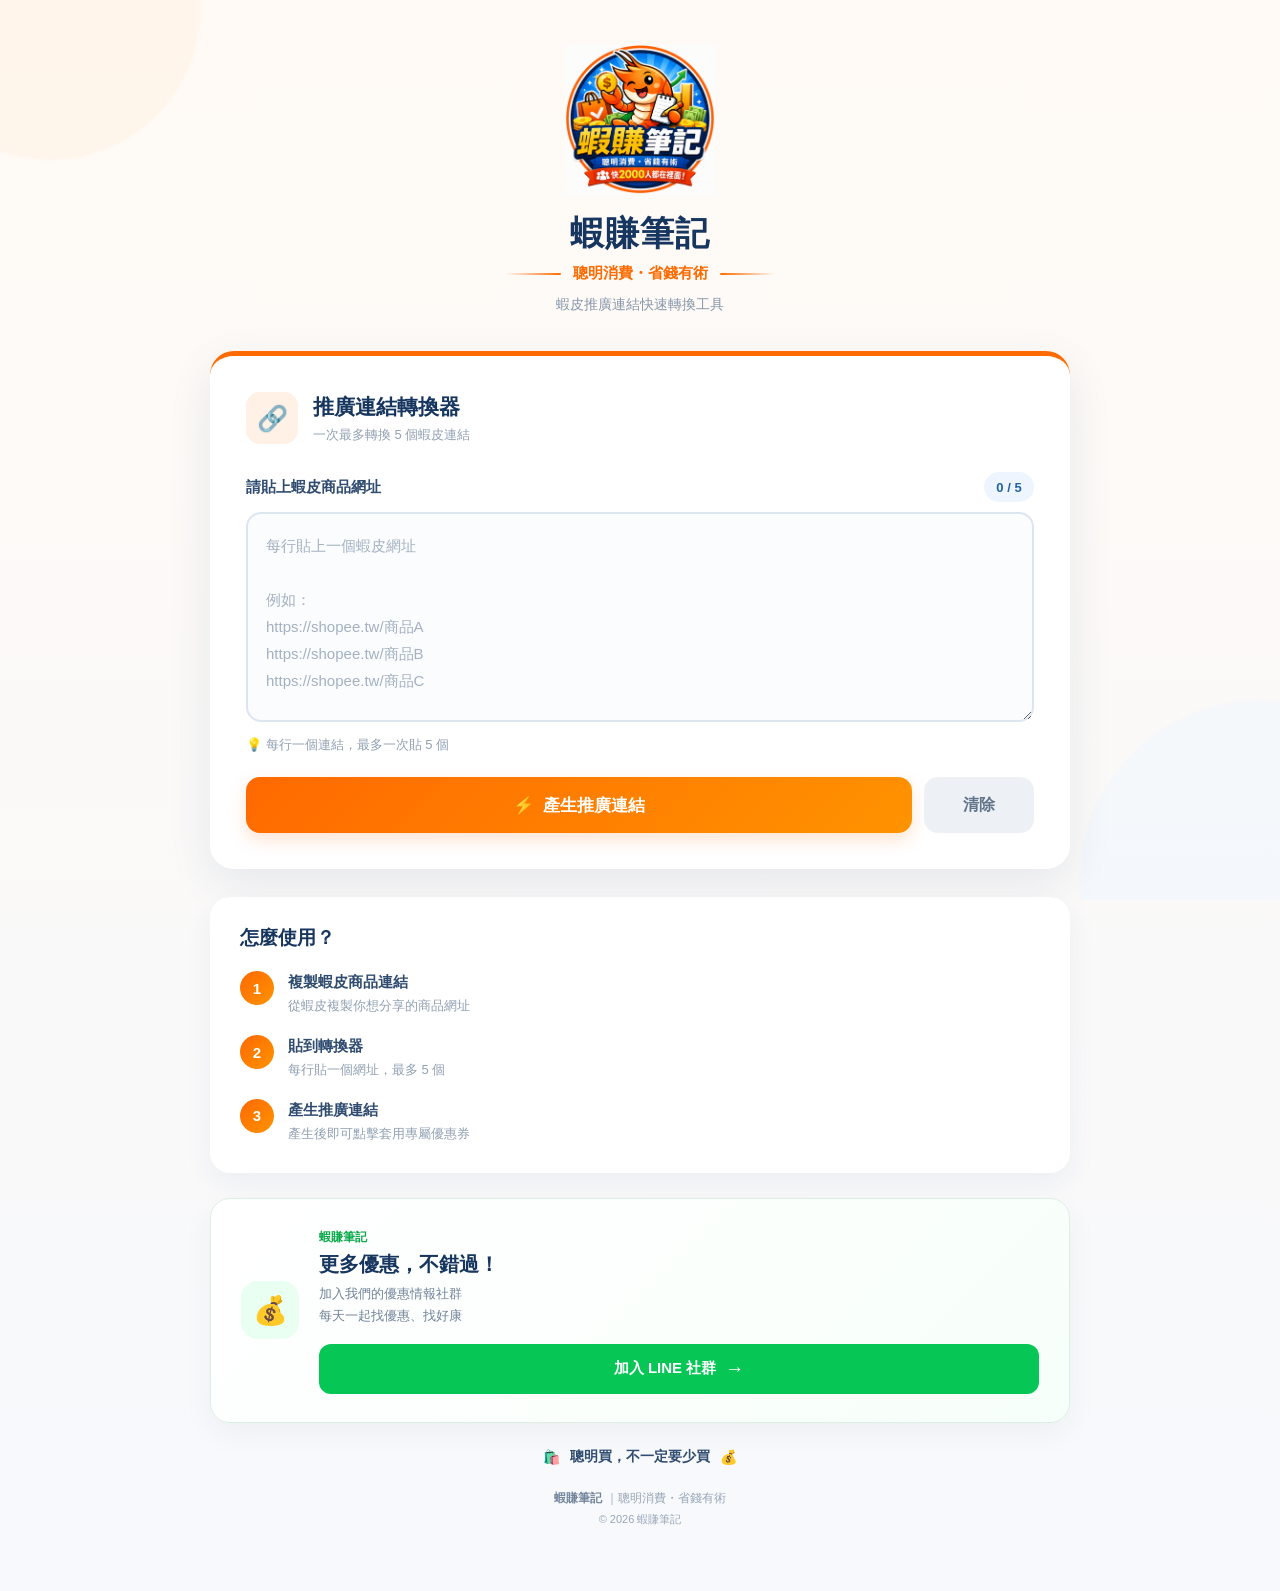
<file: index.html>
<!DOCTYPE html>
<html lang="zh-Hant">

<head>

    <meta charset="UTF-8">

    <meta
        name="viewport"
        content="width=device-width, initial-scale=1.0"
    >

    <meta
        name="description"
        content="蝦賺筆記｜聰明消費・省錢有術"
    >

    <title>蝦賺筆記｜蝦皮推廣連結轉換器</title>

    <link
        rel="stylesheet"
        href="style.css"
    >

</head>


<body>


    <!-- =========================
         背景裝飾
    ========================== -->

    <div class="top-decoration">

        <div class="circle circle-1"></div>

        <div class="circle circle-2"></div>

    </div>


    <main class="container">


        <!-- =========================
             品牌區
        ========================== -->

        <header class="brand">


            <div class="logo">

                <img
                    src="3718ece7-c7e1-4d12-a52c-10998a1e6859.png"
                    alt="蝦賺筆記 Logo"
                >

            </div>


            <h1>
                蝦賺筆記
            </h1>


            <div class="brand-line">

                <span></span>

                <strong>
                    聰明消費・省錢有術
                </strong>

                <span></span>

            </div>


            <p class="description">
                蝦皮推廣連結快速轉換工具
            </p>


        </header>


        <!-- =========================
             主工具
        ========================== -->

        <section class="tool-card">


            <!-- 卡片標題 -->

            <div class="card-header">

                <div class="card-icon">
                    🔗
                </div>


                <div>

                    <h2>
                        推廣連結轉換器
                    </h2>

                    <p>
                        一次最多轉換 5 個蝦皮連結
                    </p>

                </div>

            </div>


            <!-- =========================
                 輸入區
            ========================== -->

            <div class="input-section">


                <div class="label-row">

                    <label for="urlInput">
                        請貼上蝦皮商品網址
                    </label>


                    <span
                        id="linkCount"
                        class="counter"
                    >
                        0 / 5
                    </span>

                </div>


                <textarea
                    id="urlInput"
                    placeholder="每行貼上一個蝦皮網址

例如：
https://shopee.tw/商品A
https://shopee.tw/商品B
https://shopee.tw/商品C"
                ></textarea>


                <div class="input-tip">

                    💡 每行一個連結，最多一次貼 5 個

                </div>


            </div>


            <!-- =========================
                 按鈕
            ========================== -->

            <div class="button-row">


                <button
                    id="convertBtn"
                    class="convert-btn"
                    type="button"
                >

                    <span class="btn-icon">
                        ⚡
                    </span>

                    產生推廣連結

                </button>


                <button
                    id="clearBtn"
                    class="clear-btn"
                    type="button"
                >

                    清除

                </button>


            </div>


            <!-- =========================
                 Loading
            ========================== -->

            <div
                id="loading"
                class="loading"
            >

                <div class="spinner"></div>

                <span>
                    正在處理連結...
                </span>

            </div>


            <!-- =========================
                 錯誤
            ========================== -->

            <div
                id="error"
                class="error"
            ></div>


            <!-- =========================
                 結果
            ========================== -->

            <div
                id="result"
                class="result"
            ></div>


        </section>


        <!-- =========================
             使用流程
        ========================== -->

        <section class="steps">


            <div class="section-title">

                <span>
                    怎麼使用？
                </span>

            </div>


            <div class="step-list">


                <div class="step">

                    <div class="step-number">
                        1
                    </div>

                    <div>

                        <strong>
                            複製蝦皮商品連結
                        </strong>

                        <p>
                            從蝦皮複製你想分享的商品網址
                        </p>

                    </div>

                </div>


                <div class="step">

                    <div class="step-number">
                        2
                    </div>

                    <div>

                        <strong>
                            貼到轉換器
                        </strong>

                        <p>
                            每行貼一個網址，最多 5 個
                        </p>

                    </div>

                </div>


                <div class="step">

                    <div class="step-number">
                        3
                    </div>

                    <div>

                        <strong>
    產生推廣連結
</strong>

<p>
    產生後即可點擊套用專屬優惠券
</p>

                    </div>

                </div>


            </div>


        </section>


        <!-- =========================
             LINE 社群
        ========================== -->

        <section class="community-card">


            <div class="community-icon">
                💰
            </div>


            <div class="community-content">


                <span class="community-tag">
                    蝦賺筆記
                </span>


                <h2>
                    更多優惠，不錯過！
                </h2>


                <p>
                    加入我們的優惠情報社群<br>
                    每天一起找優惠、找好康
                </p>


                <!--
                    LINE 社群網址
                    直接寫在 HTML
                    不依賴 JavaScript
                -->

                <a
                    class="community-btn"
                    href="https://reurl.cc/eVqV3W"
                    target="_blank"
                    rel="noopener noreferrer"
                >

                    加入 LINE 社群

                    <span>
                        →
                    </span>

                </a>


            </div>


        </section>


        <!-- =========================
             品牌訊息
        ========================== -->

        <div class="brand-message">

            <span>
                🛍️
            </span>

            <strong>
                聰明買，不一定要少買
            </strong>

            <span>
                💰
            </span>

        </div>


        <!-- =========================
             Footer
        ========================== -->

        <footer>

            <strong>
                蝦賺筆記
            </strong>

            <span>
                ｜聰明消費・省錢有術
            </span>

            <br>

            <small>
                © 2026 蝦賺筆記
            </small>

        </footer>


    </main>


    <script src="script.js"></script>

</body>

</html>
</file>
<file: style.css>
/* ==================================================
   蝦賺筆記｜蝦皮推廣連結快速轉換工具
   完整 Style
================================================== */


/* ==================================================
   基礎設定
================================================== */

* {
    box-sizing: border-box;
}

html {
    margin: 0;
    padding: 0;
    scroll-behavior: smooth;
}

body {
    margin: 0;
    padding: 0;
    min-height: 100vh;

    font-family:
        -apple-system,
        BlinkMacSystemFont,
        "Segoe UI",
        "Microsoft JhengHei",
        "Noto Sans TC",
        Arial,
        sans-serif;

    color: #17365f;

    background:
        linear-gradient(
            180deg,
            #fffaf5 0%,
            #f7f9fc 100%
        );
}


/* ==================================================
   背景裝飾
================================================== */

.top-decoration {
    position: fixed;
    inset: 0;

    pointer-events: none;
    overflow: hidden;

    z-index: -1;
}

.circle {
    position: absolute;

    border-radius: 50%;

    opacity: 0.45;

    filter: blur(1px);
}

.circle-1 {
    width: 300px;
    height: 300px;

    top: -140px;
    left: -100px;

    background: #fff0df;
}

.circle-2 {
    width: 360px;
    height: 360px;

    right: -160px;
    bottom: -160px;

    background: #edf5ff;
}


/* ==================================================
   主要容器
================================================== */

.container {
    width: 100%;
    max-width: 900px;

    margin: 0 auto;

    padding: 45px 20px 60px;
}


/* ==================================================
   品牌區
================================================== */

.brand {
    text-align: center;

    margin-bottom: 35px;
}


/* ==================================================
   Logo
================================================== */

.brand .logo {
    width: 150px;
    height: 150px;

    margin: 0 auto 16px;

    display: flex;

    align-items: center;
    justify-content: center;
}

.brand .logo img {
    display: block;

    width: 100%;
    height: 100%;

    object-fit: contain;
}


/* ==================================================
   品牌名稱
================================================== */

.brand h1 {
    margin: 0;

    color: #17365f;

    font-size: 34px;
    font-weight: 900;

    line-height: 1.3;

    letter-spacing: 1px;
}


/* ==================================================
   品牌分隔線
================================================== */

.brand-line {
    display: flex;

    align-items: center;
    justify-content: center;

    gap: 12px;

    margin-top: 9px;
}

.brand-line span {
    width: 55px;
    height: 2px;

    background:
        linear-gradient(
            90deg,
            transparent,
            #ff6b00
        );

    border-radius: 10px;
}

.brand-line span:last-child {
    background:
        linear-gradient(
            90deg,
            #ff6b00,
            transparent
        );
}

.brand-line strong {
    color: #ff6b00;

    font-size: 15px;
    font-weight: 800;

    white-space: nowrap;
}


/* ==================================================
   品牌描述
================================================== */

.description {
    margin: 10px 0 0;

    color: #8797aa;

    font-size: 14px;

    line-height: 1.6;
}


/* ==================================================
   主工具卡片
================================================== */

.tool-card {
    width: 100%;

    padding: 36px;

    background: #ffffff;

    border-radius: 24px;

    border-top: 5px solid #ff6b00;

    box-shadow:
        0 15px 45px
        rgba(22, 52, 95, 0.09);
}


/* ==================================================
   卡片標題
================================================== */

.card-header {
    display: flex;

    align-items: center;

    gap: 15px;

    margin-bottom: 28px;
}

.card-icon {
    width: 52px;
    height: 52px;

    flex-shrink: 0;

    display: flex;

    align-items: center;
    justify-content: center;

    border-radius: 14px;

    background: #fff1e5;

    font-size: 25px;
}

.card-header h2 {
    margin: 0 0 4px;

    color: #17365f;

    font-size: 21px;
    font-weight: 800;

    line-height: 1.4;
}

.card-header p {
    margin: 0;

    color: #91a0b2;

    font-size: 13px;

    line-height: 1.5;
}


/* ==================================================
   輸入區
================================================== */

.input-section {
    width: 100%;
}


/* ==================================================
   Label
================================================== */

.label-row {
    display: flex;

    align-items: center;
    justify-content: space-between;

    gap: 12px;

    margin-bottom: 10px;
}

.label-row label {
    color: #304c70;

    font-size: 15px;
    font-weight: 800;
}


/* ==================================================
   網址數量
================================================== */

.counter {
    display: inline-flex;

    align-items: center;
    justify-content: center;

    min-width: 50px;
    height: 30px;

    padding: 0 11px;

    border-radius: 20px;

    background: #eef5ff;

    color: #2463a6;

    font-size: 13px;
    font-weight: 700;
}


/* ==================================================
   網址輸入框
================================================== */

#urlInput {
    width: 100%;

    min-height: 210px;

    padding: 18px;

    resize: vertical;

    border: 2px solid #dce5f0;

    border-radius: 15px;

    outline: none;

    background: #fbfcfe;

    color: #304c70;

    font-family:
        -apple-system,
        BlinkMacSystemFont,
        "Segoe UI",
        "Microsoft JhengHei",
        "Noto Sans TC",
        Arial,
        sans-serif;

    font-size: 15px;

    line-height: 1.8;

    transition:
        border-color 0.2s ease,
        box-shadow 0.2s ease,
        background 0.2s ease;
}

#urlInput::placeholder {
    color: #a4b1c1;
}

#urlInput:focus {
    background: #ffffff;

    border-color: #ff8a26;

    box-shadow:
        0 0 0 4px
        rgba(255, 107, 0, 0.08);
}


/* ==================================================
   輸入提示
================================================== */

.input-tip {
    margin-top: 9px;

    color: #91a0b2;

    font-size: 13px;

    line-height: 1.6;
}


/* ==================================================
   按鈕區
================================================== */

.button-row {
    display: flex;

    gap: 12px;

    margin-top: 21px;
}


/* ==================================================
   產生推廣連結
================================================== */

.convert-btn {
    flex: 1;

    min-height: 56px;

    border: none;

    border-radius: 14px;

    background:
        linear-gradient(
            135deg,
            #ff6900,
            #ff9300
        );

    color: #ffffff;

    font-size: 17px;
    font-weight: 800;

    cursor: pointer;

    box-shadow:
        0 7px 18px
        rgba(255, 107, 0, 0.18);

    transition:
        transform 0.2s ease,
        box-shadow 0.2s ease,
        opacity 0.2s ease;
}

.convert-btn:hover {
    transform: translateY(-1px);

    box-shadow:
        0 10px 22px
        rgba(255, 107, 0, 0.24);
}

.convert-btn:active {
    transform: translateY(0);
}

.convert-btn:disabled {
    opacity: 0.6;

    cursor: not-allowed;

    transform: none;
}

.btn-icon {
    margin-right: 5px;
}


/* ==================================================
   清除按鈕
================================================== */

.clear-btn {
    width: 110px;

    min-height: 56px;

    border: none;

    border-radius: 14px;

    background: #edf1f6;

    color: #62738a;

    font-size: 16px;
    font-weight: 700;

    cursor: pointer;

    transition:
        background 0.2s ease,
        color 0.2s ease,
        transform 0.2s ease;
}

.clear-btn:hover {
    background: #e2e8f0;

    color: #314968;
}

.clear-btn:active {
    transform: translateY(1px);
}


/* ==================================================
   Loading
================================================== */

.loading {
    display: none;

    align-items: center;
    justify-content: center;

    gap: 10px;

    margin-top: 20px;

    color: #77879b;

    font-size: 14px;
}

.spinner {
    width: 19px;
    height: 19px;

    border: 3px solid #e5eaf0;

    border-top-color: #ff6b00;

    border-radius: 50%;

    animation:
        spin 0.8s linear infinite;
}

@keyframes spin {

    from {
        transform: rotate(0deg);
    }

    to {
        transform: rotate(360deg);
    }

}


/* ==================================================
   錯誤訊息
================================================== */

.error {
    display: none;

    margin-top: 16px;

    padding: 13px 15px;

    border: 1px solid #ffd0c5;

    border-radius: 11px;

    background: #fff4f1;

    color: #d33c24;

    font-size: 14px;

    line-height: 1.6;
}


/* ==================================================
   結果區
================================================== */

.result {
    display: none;

    margin-top: 30px;

    padding-top: 26px;

    border-top: 1px solid #e7edf4;
}


/* ==================================================
   結果標題
================================================== */

.result-title {
    margin: 0 0 16px;

    color: #17365f;

    font-size: 19px;
    font-weight: 800;
}


/* ==================================================
   單筆結果
================================================== */

.resultItem {
    display: flex;

    align-items: center;

    gap: 10px;

    width: 100%;

    margin-bottom: 10px;
}


/* ==================================================
   可直接點擊的推廣網址
================================================== */

.result-link {
    flex: 1;

    min-width: 0;

    height: 50px;

    display: flex;

    align-items: center;

    padding: 0 15px;

    border: 1px solid #dce4ed;

    border-radius: 10px;

    background: #f8fafc;

    color: #315b91;

    font-size: 14px;

    line-height: 1.4;

    text-decoration: none;

    cursor: pointer;

    overflow: hidden;

    white-space: nowrap;

    text-overflow: ellipsis;

    transition:
        background 0.2s ease,
        border-color 0.2s ease,
        color 0.2s ease,
        box-shadow 0.2s ease;
}

.result-link:hover {
    background: #fff8f1;

    border-color: #ffb36b;

    color: #ff6b00;

    text-decoration: underline;

    box-shadow:
        0 3px 10px
        rgba(255, 107, 0, 0.07);
}

.result-link:active {
    background: #fff0e3;
}


/* ==================================================
   單筆複製按鈕
================================================== */

.resultItem button {
    width: 82px;

    height: 50px;

    flex-shrink: 0;

    border: none;

    border-radius: 10px;

    background: #17365f;

    color: #ffffff;

    font-size: 14px;
    font-weight: 700;

    cursor: pointer;

    transition:
        background 0.2s ease,
        transform 0.2s ease;
}

.resultItem button:hover {
    background: #245080;

    transform: translateY(-1px);
}

.resultItem button:active {
    transform: translateY(0);
}


/* ==================================================
   全部複製
================================================== */

.copyAll {
    width: 100%;

    min-height: 54px;

    margin-top: 7px;

    border: none;

    border-radius: 12px;

    background: #17365f;

    color: #ffffff;

    font-size: 16px;
    font-weight: 800;

    cursor: pointer;

    transition:
        background 0.2s ease,
        transform 0.2s ease;
}

.copyAll:hover {
    background: #245080;

    transform: translateY(-1px);
}

.copyAll:active {
    transform: translateY(0);
}


/* ==================================================
   使用流程
================================================== */

.steps {
    width: 100%;

    margin-top: 28px;

    padding: 28px 30px;

    background: #ffffff;

    border-radius: 20px;

    box-shadow:
        0 10px 30px
        rgba(22, 52, 95, 0.06);
}


/* ==================================================
   使用流程標題
================================================== */

.steps .section-title {
    margin-bottom: 20px;

    color: #17365f;

    font-size: 19px;

    font-weight: 800;
}


/* ==================================================
   步驟列表
================================================== */

.step-list {
    display: flex;

    flex-direction: column;

    gap: 18px;
}


/* ==================================================
   單一步驟
================================================== */

.step {
    display: flex;

    align-items: flex-start;

    gap: 14px;
}


/* ==================================================
   步驟編號
================================================== */

.step-number {
    width: 34px;
    height: 34px;

    flex-shrink: 0;

    display: flex;

    align-items: center;
    justify-content: center;

    border-radius: 50%;

    background:
        linear-gradient(
            135deg,
            #ff6900,
            #ff9300
        );

    color: #ffffff;

    font-size: 15px;
    font-weight: 800;
}


/* ==================================================
   步驟文字
================================================== */

.step strong {
    display: block;

    margin: 2px 0 4px;

    color: #304c70;

    font-size: 15px;
}

.step p {
    margin: 0;

    color: #91a0b2;

    font-size: 13px;

    line-height: 1.6;
}


/* ==================================================
   LINE 社群卡片
================================================== */

.community-card {
    display: flex;

    align-items: center;

    gap: 20px;

    margin-top: 25px;

    padding: 28px 30px;

    background:
        linear-gradient(
            135deg,
            #ffffff 0%,
            #f7fffa 100%
        );

    border: 1px solid #dcefe4;

    border-radius: 20px;

    box-shadow:
        0 10px 30px
        rgba(22, 52, 95, 0.05);
}


/* ==================================================
   LINE 圖示
================================================== */

.community-icon {
    width: 58px;
    height: 58px;

    flex-shrink: 0;

    display: flex;

    align-items: center;
    justify-content: center;

    border-radius: 17px;

    background: #e8fff1;

    font-size: 28px;
}


/* ==================================================
   LINE 內容
================================================== */

.community-content {
    flex: 1;

    min-width: 0;
}

.community-tag {
    display: inline-block;

    margin-bottom: 5px;

    color: #06a847;

    font-size: 12px;
    font-weight: 800;
}

.community-content h2 {
    margin: 0 0 5px;

    color: #17365f;

    font-size: 20px;
    font-weight: 800;
}

.community-content p {
    margin: 0;

    color: #718298;

    font-size: 13px;

    line-height: 1.7;
}


/* ==================================================
   LINE 按鈕
================================================== */

.community-btn {
    display: flex;

    align-items: center;
    justify-content: center;

    gap: 9px;

    width: 100%;

    min-height: 50px;

    margin-top: 17px;

    padding: 0 18px;

    border-radius: 12px;

    background: #06c755;

    color: #ffffff;

    text-decoration: none;

    font-size: 15px;
    font-weight: 800;

    transition:
        background 0.2s ease,
        transform 0.2s ease,
        box-shadow 0.2s ease;
}

.community-btn span {
    font-size: 19px;

    line-height: 1;
}

.community-btn:hover {
    background: #05b94f;

    transform: translateY(-1px);

    box-shadow:
        0 6px 16px
        rgba(6, 199, 85, 0.18);
}

.community-btn:active {
    transform: translateY(0);
}


/* ==================================================
   品牌訊息
================================================== */

.brand-message {
    display: flex;

    align-items: center;
    justify-content: center;

    gap: 10px;

    margin-top: 25px;

    color: #7d8da1;

    font-size: 14px;

    text-align: center;
}

.brand-message strong {
    color: #304c70;

    font-weight: 800;
}


/* ==================================================
   Footer
================================================== */

footer {
    margin-top: 22px;

    text-align: center;

    color: #98a6b8;

    font-size: 12px;

    line-height: 1.8;
}

footer strong {
    color: #72849b;
}

footer small {
    font-size: 11px;
}


/* ==================================================
   平板
================================================== */

@media (max-width: 768px) {

    .container {
        padding:
            35px 16px 45px;
    }

    .brand {
        margin-bottom: 28px;
    }

    .brand .logo {
        width: 130px;
        height: 130px;
    }

    .brand h1 {
        font-size: 30px;
    }

    .tool-card {
        padding:
            30px 25px 34px;
    }

    .community-card {
        padding: 25px;
    }

}


/* ==================================================
   手機
   注意：改成 900px
================================================== */

@media (max-width: 900px) {

    body {
        background: #f7f9fc;
    }

    .top-decoration {
        display: none;
    }

    .container {
        width: 100%;

        max-width: 100%;

        padding:
            25px 12px 30px;
    }


    /* =========================
       品牌
    ========================= */

    .brand {
        width: 100%;

        margin-bottom: 24px;
    }

    .brand .logo {
        width: 110px;
        height: 110px;

        margin-bottom: 11px;
    }

    .brand h1 {
        font-size: 26px;

        letter-spacing: 0.5px;
    }

    .brand-line {
        gap: 8px;

        margin-top: 7px;
    }

    .brand-line span {
        width: 35px;
    }

    .brand-line strong {
        font-size: 12px;
    }

    .description {
        margin-top: 8px;

        font-size: 12px;
    }


    /* =========================
       主工具卡片
    ========================= */

    .tool-card {
        width: 100%;

        padding:
            25px 17px 30px;

        border-radius: 18px;

        border-top-width: 5px;

        box-shadow:
            0 8px 25px
            rgba(22, 52, 95, 0.06);
    }


    /* =========================
       卡片標題
    ========================= */

    .card-header {
        gap: 11px;

        margin-bottom: 23px;
    }

    .card-icon {
        width: 45px;
        height: 45px;

        border-radius: 12px;

        font-size: 22px;
    }

    .card-header h2 {
        font-size: 18px;
    }

    .card-header p {
        font-size: 12px;
    }


    /* =========================
       輸入區
    ========================= */

    .label-row {
        margin-bottom: 8px;
    }

    .label-row label {
        font-size: 14px;
    }

    .counter {
        min-width: 44px;
        height: 28px;

        padding: 0 9px;

        font-size: 12px;
    }

    #urlInput {
        width: 100%;

        min-height: 185px;

        padding: 15px;

        border-radius: 13px;

        font-size: 14px;

        line-height: 1.8;
    }

    .input-tip {
        font-size: 12px;
    }


    /* =========================
       按鈕
    ========================= */

    .button-row {
        width: 100%;

        gap: 8px;

        margin-top: 18px;
    }

    .convert-btn {
        min-height: 54px;

        border-radius: 12px;

        font-size: 15px;
    }

    .clear-btn {
        width: 78px;

        min-height: 54px;

        border-radius: 12px;

        font-size: 14px;
    }


    /* =========================
       結果
    ========================= */

    .result {
        margin-top: 25px;

        padding-top: 22px;
    }

    .result-title {
        font-size: 18px;
    }

    .resultItem {
        gap: 7px;
    }

    .result-link {
        height: 48px;

        padding: 0 11px;

        border-radius: 9px;

        font-size: 12px;
    }

    .resultItem button {
        width: 70px;

        height: 48px;

        border-radius: 9px;

        font-size: 13px;
    }

    .copyAll {
        min-height: 52px;

        border-radius: 11px;

        font-size: 15px;
    }


    /* =========================
       使用流程
    ========================= */

    .steps {
        width: 100%;

        margin-top: 20px;

        padding:
            23px 19px;

        border-radius: 17px;
    }

    .steps .section-title {
        margin-bottom: 17px;

        font-size: 17px;
    }

    .step-list {
        gap: 16px;
    }

    .step {
        gap: 11px;
    }

    .step-number {
        width: 31px;
        height: 31px;

        font-size: 14px;
    }

    .step strong {
        font-size: 14px;
    }

    .step p {
        font-size: 12px;
    }


    /* =========================
       LINE
    ========================= */

    .community-card {
        width: 100%;

        gap: 13px;

        margin-top: 20px;

        padding:
            20px 17px;

        border-radius: 17px;
    }

    .community-icon {
        width: 45px;
        height: 45px;

        border-radius: 13px;

        font-size: 23px;
    }

    .community-content h2 {
        font-size: 17px;
    }

    .community-content p {
        font-size: 12px;
    }

    .community-btn {
        min-height: 49px;

        margin-top: 15px;

        border-radius: 11px;

        font-size: 14px;
    }


    /* =========================
       品牌訊息
    ========================= */

    .brand-message {
        gap: 7px;

        margin-top: 20px;

        font-size: 12px;
    }


    /* =========================
       Footer
    ========================= */

    footer {
        margin-top: 18px;

        font-size: 11px;
    }

    footer small {
        font-size: 10px;
    }

}


/* ==================================================
   超小手機
================================================== */

@media (max-width: 380px) {

    .container {
        padding-left: 10px;
        padding-right: 10px;
    }

    .brand .logo {
        width: 100px;
        height: 100px;
    }

    .brand h1 {
        font-size: 24px;
    }

    .brand-line strong {
        font-size: 11px;
    }

    .tool-card {
        padding:
            22px 14px 27px;
    }

    .card-header h2 {
        font-size: 17px;
    }

    .card-header p {
        font-size: 11px;
    }

    #urlInput {
        font-size: 13px;
    }

    .convert-btn {
        font-size: 14px;
    }

    .clear-btn {
        width: 72px;

        font-size: 13px;
    }

    .result-link {
        font-size: 11px;

        padding: 0 9px;
    }

    .resultItem button {
        width: 64px;

        font-size: 12px;
    }

    .community-card {
        padding:
            18px 14px;
    }

    .community-icon {
        width: 40px;
        height: 40px;

        font-size: 20px;
    }

    .community-content h2 {
        font-size: 16px;
    }

    .brand-message {
        font-size: 11px;
    }

}
</file>
